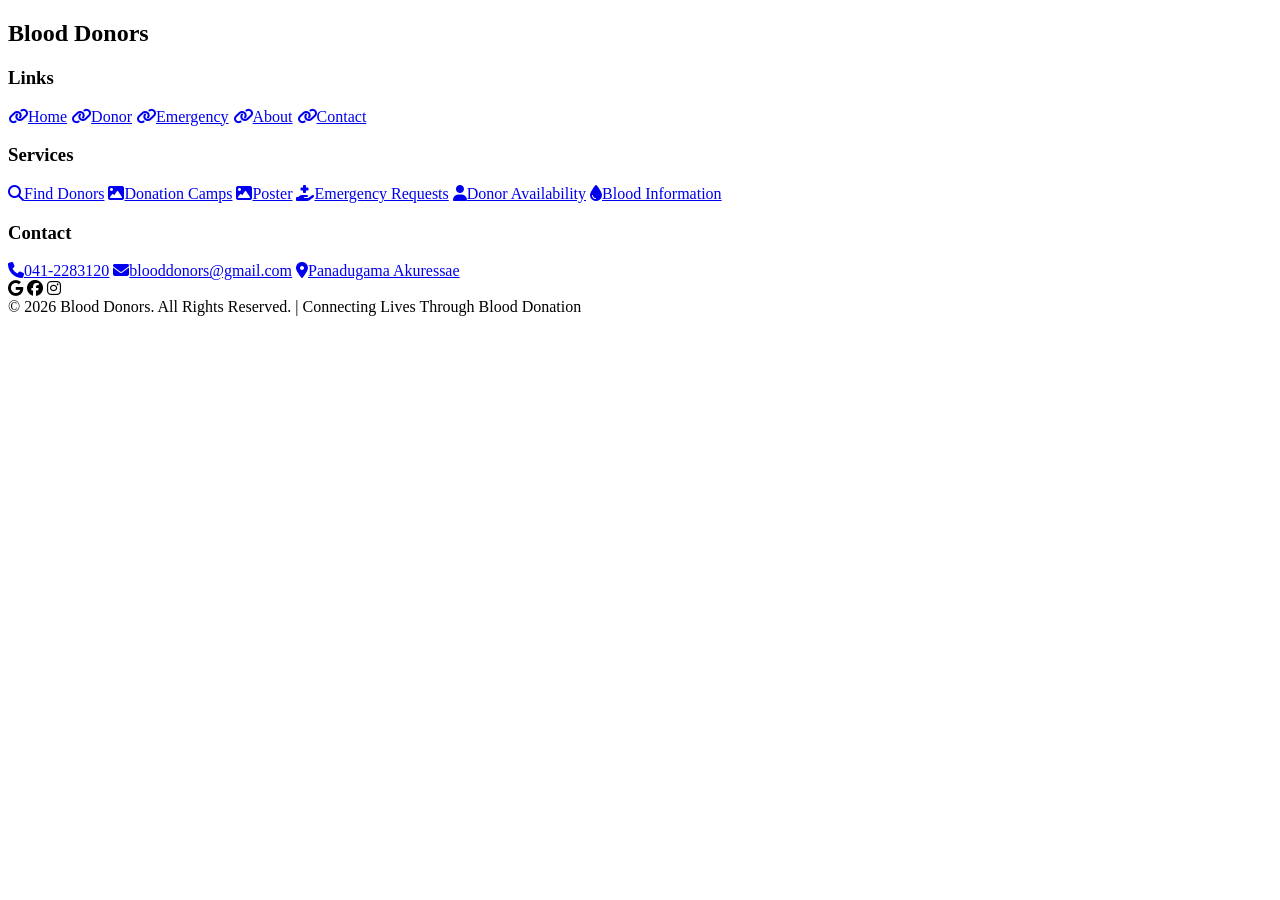
<file: components/footer.html>
<!DOCTYPE html>
<html lang="en">
<head>
    <meta charset="UTF-8">
    <meta name="viewport" content="width=device-width, initial-scale=1.0">
    <title>Footer</title>

    <link rel="stylesheet" href="//use.fontawesome.com/releases/v5.0.7/css/all.css">
    <link rel="stylesheet" href="https://cdnjs.cloudflare.com/ajax/libs/font-awesome/6.2.0/css/all.min.css">
</head>

<body>

    <section class="footer">

        <div class="container">

            <div class="box">
                <h2>Blood Donors</h2>
            </div>

            <div class="box">
                <h3>Links</h3>
                <a href="home-page.html"><i class="fas fa-link"></i>Home</a>
                <a href="donar.html"><i class="fas fa-link"></i>Donor</a>
                <a href="#"><i class="fas fa-link"></i>Emergency</a>
                <a href="#"><i class="fas fa-link"></i>About</a>
                <a href="#"><i class="fas fa-link"></i>Contact</a>
            </div>

            <div class="box">
                <h3>Services</h3>
                <a href="find-donor.html"><i class="fas fa-search"></i>Find Donors</a>
                <a href="donation-camps.html"><i class="fas fa-image"></i>Donation Camps</a>
                <a href="#"><i class="fas fa-image"></i>Poster</a>
                <a href="#"><i class="fas fa-hand-holding-medical"></i>Emergency Requests</a>
                <a href="#"><i class="fas fa-user"></i>Donor Availability</a>
                <a href="#"><i class="fas fa-droplet"></i>Blood Information</a>
            </div>

            <div class="box">
                <h3>Contact</h3>

                <a href="#"><i class="fas fa-phone"></i>041-2283120</a>
                <a href="#"><i class="fas fa-envelope"></i>blooddonors@gmail.com</a>
                <a href="#"><i class="fas fa-map-marker-alt"></i>Panadugama Akuressae</a>

                <div class="icons">
                    <i class="fab fa-google goog"></i>
                    <i class="fab fa-facebook face"></i>
                    <i class="fab fa-instagram insta"></i>
                </div>
            </div>

        </div>

        <div class="lastline">
            © 2026 Blood Donors. All Rights Reserved. | Connecting Lives Through Blood Donation
        </div>

    </section>

</body>
</html>
</file>
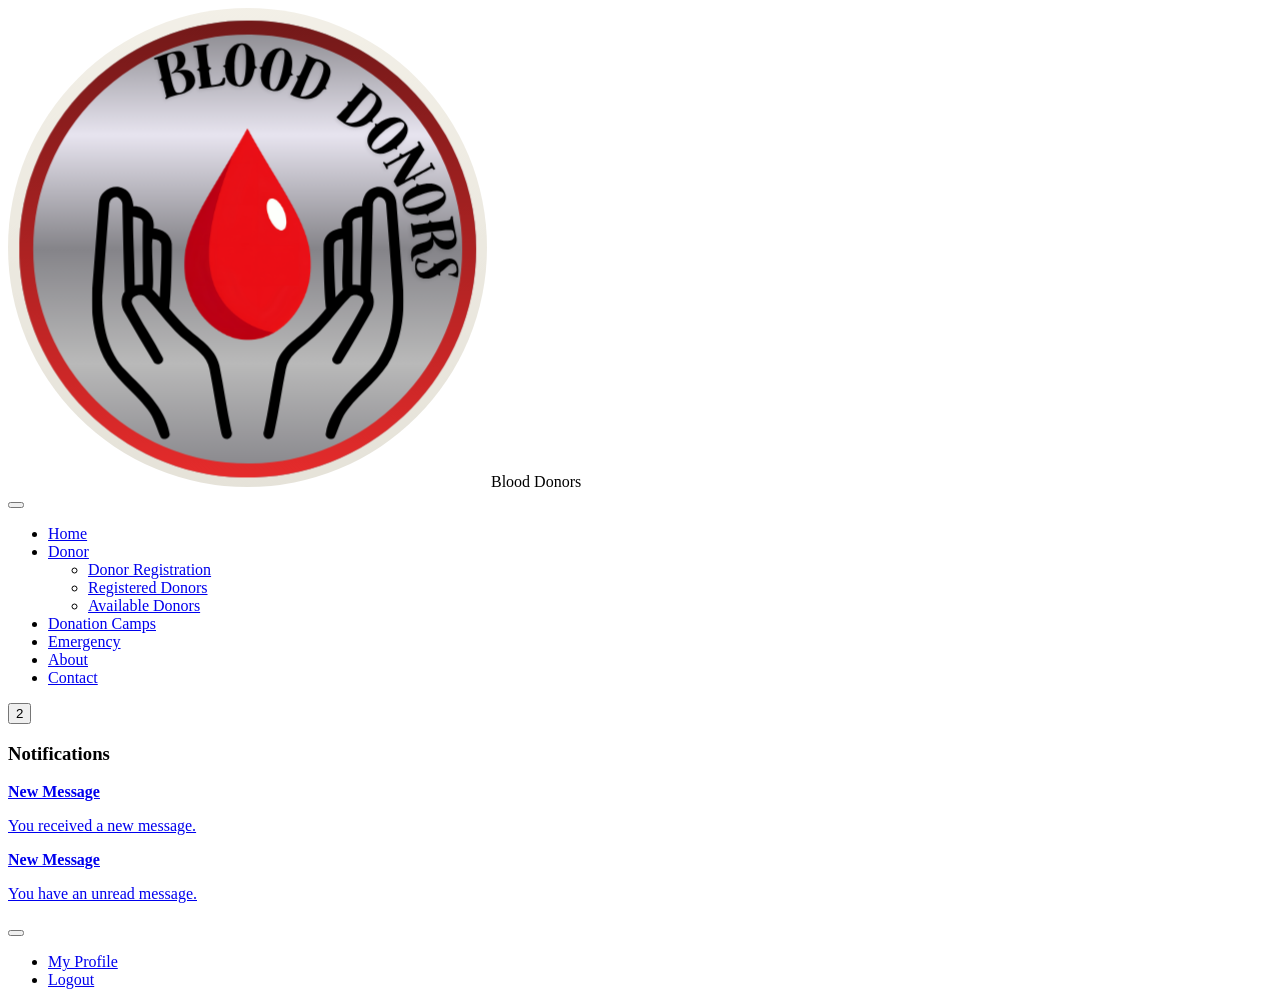
<file: components/navbar.html>
<!DOCTYPE html>
<html lang="en">
<head>
    <meta charset="UTF-8">
    <meta name="viewport" content="width=device-width, initial-scale=1.0">
    <title>Navigation</title>
</head>
<body>

    
<nav class="navbar">

    <!-- Logo -->
    <div class="logo-container">
        <img src="../images/cropped_circle.png" alt="Logo" class="logo-img">
        <span class="brand-name">Blood Donors</span>
    </div>

    <!-- Mobile Menu Button -->
    <button class="menu-toggle" id="menu-toggle"
            aria-label="Open navigation menu" aria-expanded="false">
        <i class="fa-solid fa-bars"></i>
    </button>

    <!-- Navigation Links -->
    <ul class="nav-links" id="nav-links">

        <li>
            <a href="home-page.html" class="active">Home</a>
        </li>

        <li class="dropdown">
            <a href="#" class="dropdown-toggle">
                Donor <i class="fa-solid fa-chevron-down"></i>
            </a>

            <ul class="dropdown-menu">
                <li><a href="donar.html">Donor Registration</a></li>
                <li><a href="#">Registered Donors</a></li>
                <li><a href="#">Available Donors</a></li>
            </ul>
        </li>

        <li>
            <a href="donation-camps.html">Donation Camps</a>
        </li>

        <li>
            <a href="#" data-open-emergency>Emergency</a>
        </li>

        <li><a href="#">About</a></li>
        <li><a href="#">Contact</a></li>

    </ul>

    <!-- Navbar Icons -->
    <div class="nav-icons">

        <!-- Notification Dropdown -->
        <div class="notification-container">

            <button type="button" class="icon-btn"
                    id="notificationButton"
                    aria-label="Notifications"
                    aria-expanded="false">
                <i class="fa-solid fa-bell"></i>
                <span class="notification-count">2</span>
            </button>

            <div class="notification-box" id="notificationBox">

                <h3>Notifications</h3>

                <a href="chat.html" class="notification-item">
                    <i class="fa-solid fa-comment"></i>
                    <div>
                        <strong>New Message</strong>
                        <p>You received a new message.</p>
                    </div>
                </a>

                <a href="chat.html" class="notification-item">
                    <i class="fa-solid fa-comment"></i>
                    <div>
                        <strong>New Message</strong>
                        <p>You have an unread message.</p>
                    </div>
                </a>

            </div>
        </div>

        <!-- Profile Dropdown -->
        <div class="profile-dropdown">

            <button type="button" class="icon-btn profile-toggle"
                    id="profileToggle"
                    aria-label="Profile menu"
                    aria-expanded="false">
                <i class="fa-solid fa-circle-user"></i>
            </button>

            <ul class="profile-menu" id="profileMenu">

                <li>
                    <a href="#" id="myProfileLink">
                        <i class="fa-solid fa-user"></i>
                        My Profile
                    </a>
                </li>

                <li>
                    <a href="#" id="logoutLink">
                        <i class="fa-solid fa-right-from-bracket"></i>
                        Logout
                    </a>
                </li>

            </ul>
        </div>

    </div>

</nav>


</body>
</html>
</file>
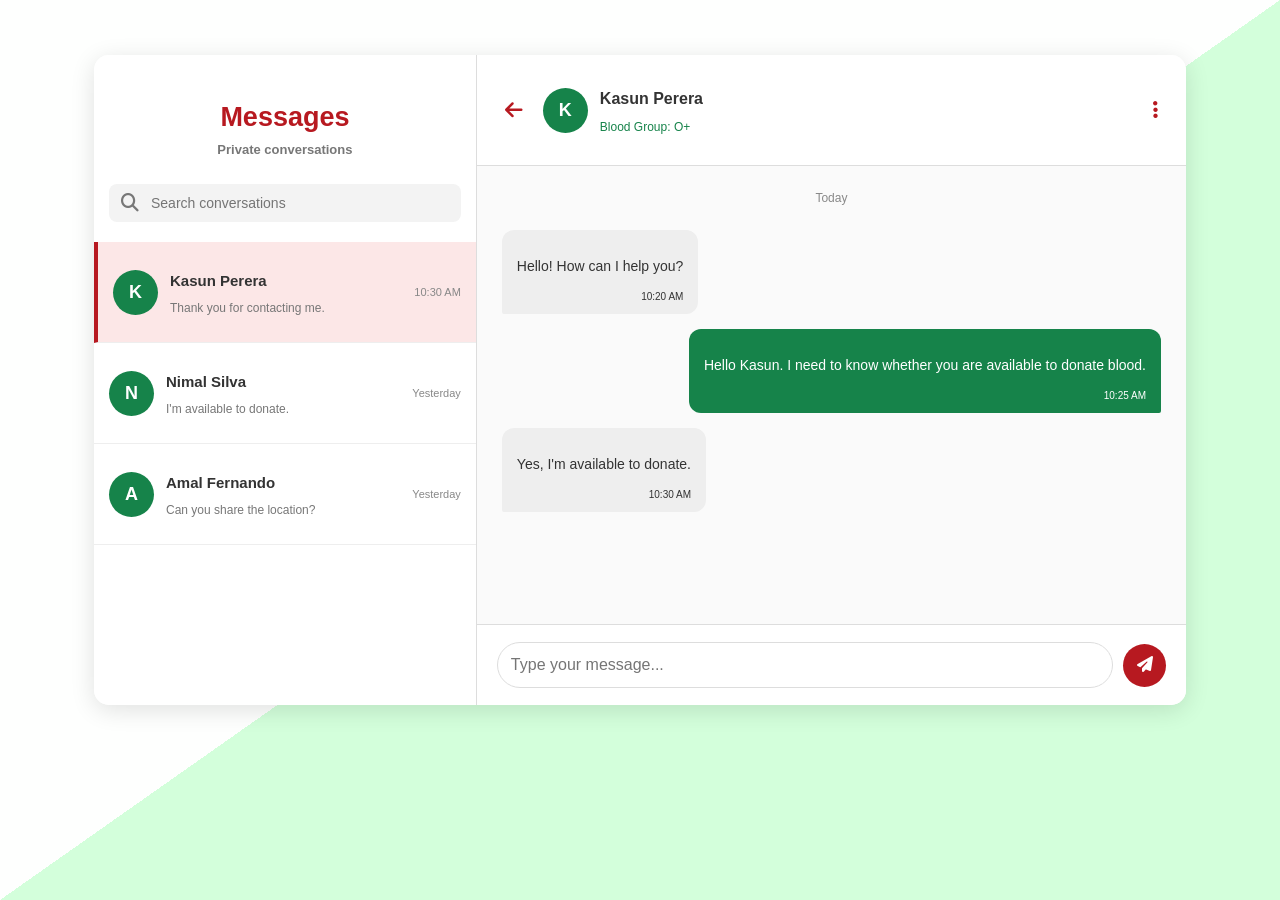
<file: html/chat.html>
<!DOCTYPE html>
<html lang="en">
<head>
    <meta charset="UTF-8">
    <meta name="viewport" content="width=device-width, initial-scale=1.0">
    <title>Blood Donors - Chat </title>

    <link rel="stylesheet" type="text/css" href="../css/chat.css">

    <link rel="stylesheet"
          href="https://cdnjs.cloudflare.com/ajax/libs/font-awesome/6.5.0/css/all.min.css">
</head>
<body>
    
    <!--main chat section -->
<main class="chat-container">
     <div class="chat-box">

          <!-- Conversation List -->
             <section class="chat-list">

                <div class="chat-list-header">
                    <h1>Messages</h1>
                    <span>Private conversations</span>
                </div>

                    <!-- Search -->
                <div class="search-box">
                    <i class="fa-solid fa-magnifying-glass"></i>
                    <input type="text"
                           id="searchChat"
                           placeholder="Search conversations">
                </div>

                 <!-- Conversation 1 -->
                <div class="conversation active"
                     data-name="Kasun Perera"
                     data-blood="O+">

                    <div class="user-avatar">K</div>

                    <div class="conversation-info">
                        <h3>Kasun Perera</h3>
                        <p>Thank you for contacting me.</p>
                    </div>

                    <span class="message-time">10:30 AM</span>
                </div>

                <!-- Conversation 2 -->
                <div class="conversation"
                     data-name="Nimal Silva"
                     data-blood="A+">

                    <div class="user-avatar">N</div>

                    <div class="conversation-info">
                        <h3>Nimal Silva</h3>
                        <p>I'm available to donate.</p>
                    </div>

                    <span class="message-time">Yesterday</span>
                </div>

                <!-- Conversation 3 -->
                <div class="conversation"
                     data-name="Amal Fernando"
                     data-blood="B+">

                    <div class="user-avatar">A</div>

                    <div class="conversation-info">
                        <h3>Amal Fernando</h3>
                        <p>Can you share the location?</p>
                    </div>

                    <span class="message-time">Yesterday</span>
                </div>

            </section>


            <!-- RIGHT SIDE: Chat Window -->
            <section class="chat-window">

                <!-- Chat Header -->
                <div class="chat-header">

                    <a href="available-donor.html" class="back-button" title="Back to Available Donors">
                        <i class="fa-solid fa-arrow-left"></i>
                    </a>

                    <div class="user-avatar">K</div>

                    <div class="chat-user-info">
                        <h3 id="chatUserName">Kasun Perera</h3>
                        <p id="chatBloodGroup">Blood Group: O+</p>
                    </div>

                    <!-- Settings -->
                    <div class="settings-container">

                        <button class="settings-button"
                                id="settingsButton"
                                title="Chat settings">
                            <i class="fa-solid fa-ellipsis-vertical"></i>
                        </button>

                        <div class="settings-menu" id="settingsMenu">

                            <button id="reportButton">
                                <i class="fa-solid fa-flag"></i>
                                Report
                            </button>

                            <button id="blockButton">
                                <i class="fa-solid fa-ban"></i>
                                Block
                            </button>

                            <hr>

                            <button id="themeButton">
                                <i class="fa-solid fa-moon"></i>
                                Dark mode
                            </button>

                        </div>

                    </div>

                </div>


                <!-- Message Area -->
                <div class="message-area" id="messageArea">

                    <div class="date-divider">
                        Today
                    </div>

                    <div class="message received">
                        <p>Hello! How can I help you?</p>
                        <span>10:20 AM</span>
                    </div>

                    <div class="message sent">
                        <p>Hello Kasun. I need to know whether you are available to donate blood.</p>
                        <span>10:25 AM</span>
                    </div>

                    <div class="message received">
                        <p>Yes, I'm available to donate.</p>
                        <span>10:30 AM</span>
                    </div>

                </div>


                <!-- Message Input -->
                <form class="message-form" id="messageForm">

                    <input type="text"
                           id="messageInput"
                           placeholder="Type your message..."
                           autocomplete="off">

                    <button type="submit" title="Send message">
                        <i class="fa-solid fa-paper-plane"></i>
                    </button>

                </form>

            </section>

        </div>

     </div>

    
    </main>
   
    <script src="../js/chat.js"></script>
</body>
</html>
</file>
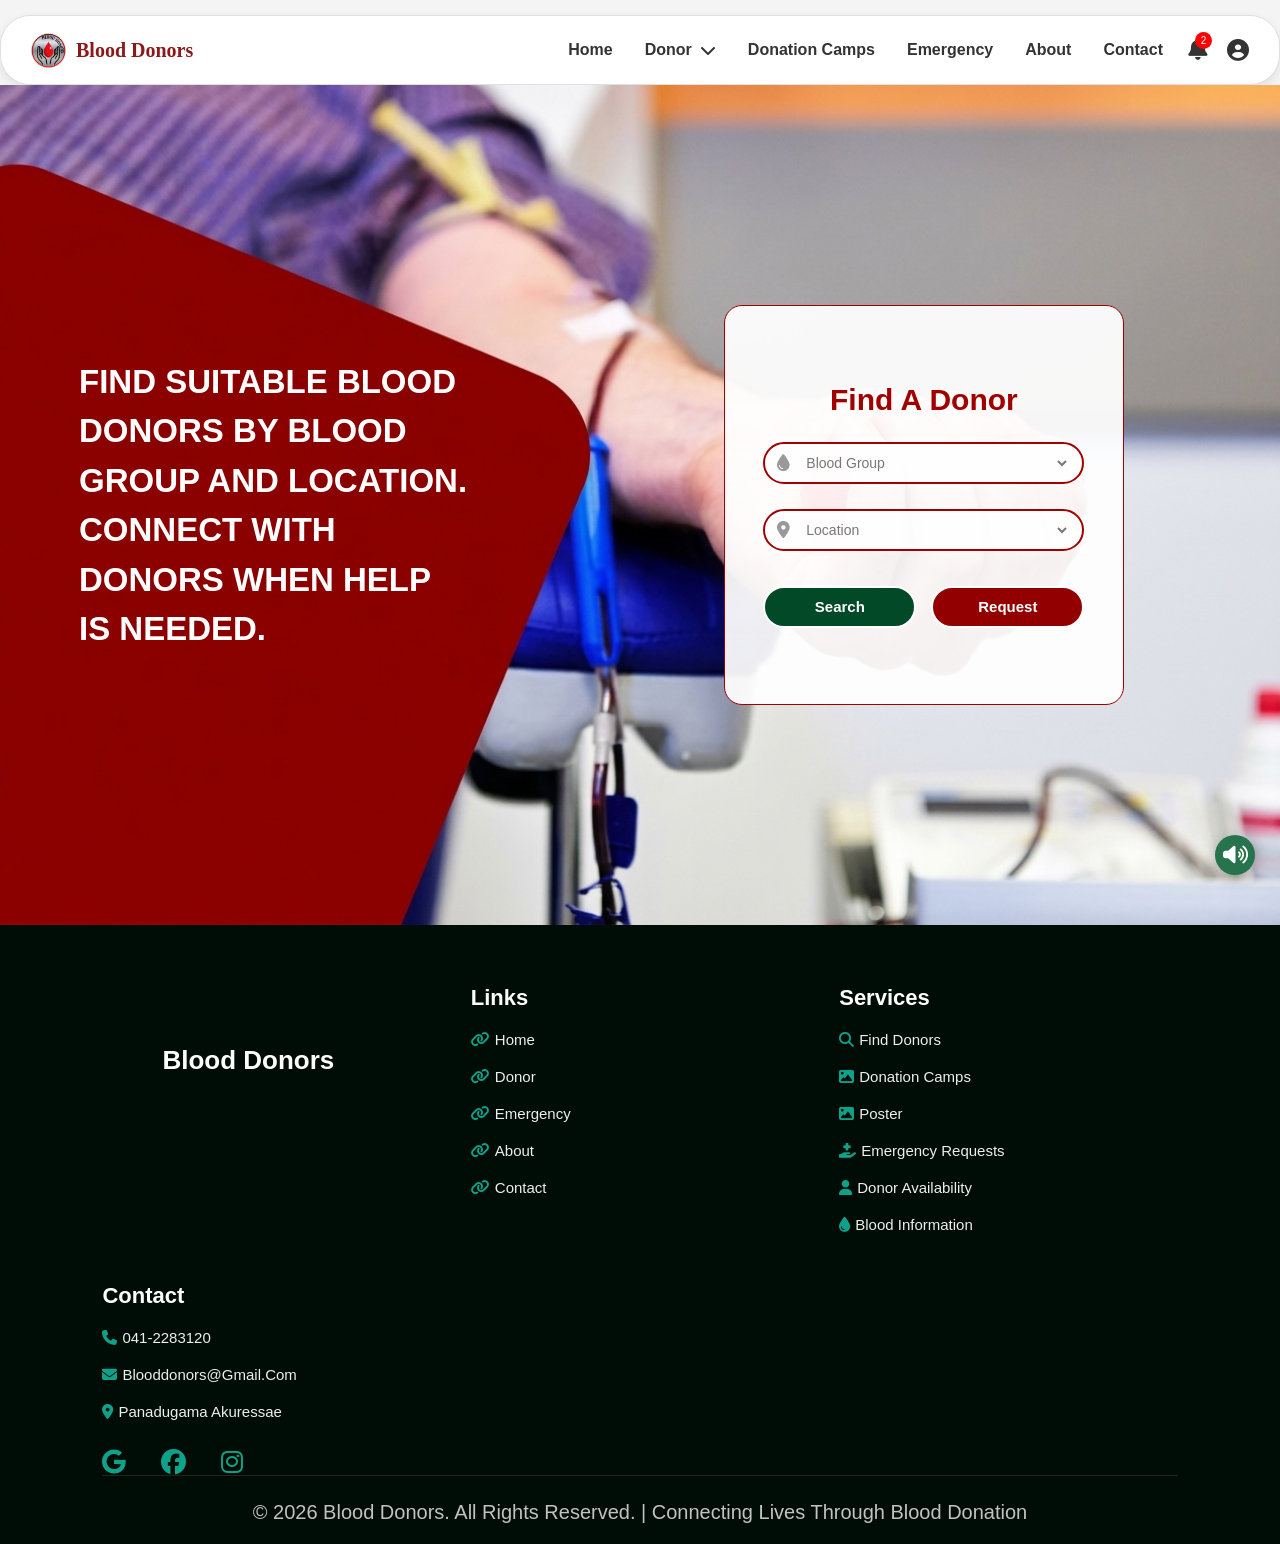
<file: html/find-donor.html>
<!DOCTYPE html>
<html lang="en">
<head>
    <meta charset="UTF-8">
    <meta name="viewport" content="width=device-width, initial-scale=1.0">

    <title>Find Donor</title>

    <link rel="stylesheet" href="../css/find-donor.css">
    <link rel="stylesheet" href="../css/navbar.css">
    <link rel="stylesheet" href="../css/footer.css">
    <link rel="stylesheet" href="../css/music-player.css">
    <link rel="stylesheet" href="../css/emergency-request.css">


    <link rel="stylesheet"
          href="https://cdnjs.cloudflare.com/ajax/libs/font-awesome/6.4.0/css/all.min.css">
</head>
<body>

    <!-- Common Navbar -->
    <div id="navbar"></div>
    <div id="emergency-popup-container"></div>
    <div id="music-player"></div>

    <section class="container1">

        <div class="headline">
             <h1>
                FIND SUITABLE BLOOD DONORS BY
                BLOOD GROUP AND LOCATION.
                CONNECT WITH DONORS
                WHEN HELP IS NEEDED.
            </h1>
        </div>


        <div class="search-container">

            <h2> Find a Donor</h2>

            <div class="search-form">

                <div class="input-group">

                    <i class="fa-solid fa-droplet"></i>

                    <select id="bloodgroup">
                        <option value="" disabled selected>Blood Group</option>
                        <option value="A+">A+</option>
                        <option value="A-">A-</option>
                        <option value="B+">B+</option>
                        <option value="B-">B-</option>
                        <option value="AB+">AB+</option>
                        <option value="AB-">AB-</option>
                        <option value="O+">O+</option>
                        <option value="O-">O-</option>
                    </select>
                </div>

                <div class="input-group">

                    <i class="fa-solid fa-location-dot"></i>

                    <select id="location">
                        <option value="" disabled selected>Location</option>
                        <option value="Colombo">Colombo</option>
                        <option value="Gampaha">Gampaha</option>
                        <option value="Kalutara">Kalutara</option>
                        <option value="Kandy">Kandy</option>
                        <option value="Matale">Matale</option>
                        <option value="Nuwara Eliya">Nuwara Eliya</option>
                        <option value="Galle">Galle</option>
                        <option value="Matara">Matara</option>
                        <option value="Hambantota">Hambantota</option>
                        <option value="Kurunegala">Kurunegala</option>
                        <option value="Puttalam">Puttalam</option>
                        <option value="Ratnapura">Ratnapura</option>
                        <option value="Kegalle">Kegalle</option>
                        <option value="Batticaloa">Batticaloa</option>
                        <option value="Ampara">Ampara</option>
                        <option value="Trincomalee">Trincomalee</option>
                        <option value="Anuradhapura">Anuradhapura</option>
                        <option value="Polonnaruwa">Polonnaruwa</option>
                        <option value="Badulla">Badulla</option>
                        <option value="Monaragala">Monaragala</option>
                        <option value="Jaffna">Jaffna</option>
                        <option value="Kilinochchi">Kilinochchi</option>
                        <option value="Mannar">Mannar</option>
                        <option value="Mullaitivu">Mullaitivu</option>
                        <option value="Vavuniya">Vavuniya</option>
                    </select>
                </div>


                <div class="btn-group">
                    <button type="button" class="search-btn">search</button>
                    <button type="button" class="request-btn">request</button>
                </div>

                
            </div>

        </div>


    </section>




    <!-- Home page content goes here -->
    <div id="footer"></div>

    <script src="../js/navbar.js"></script>
    <script src="../js/script.js"></script>
    <script src="../js/footer.js"></script>
    <script src="../js/music-player.js"></script>
    <script src="../js/emergency-request.js"></script>
</body>
</html>
</file>
<file: css/chat.css>
body{
    font-size: 18px;
    margin: 0;
    min-height: 100vh;
    font-family: 'Segoe UI', Tahoma, Geneva, Verdana, sans-serif;
    

    background: linear-gradient(
        to bottom right,
        rgb(254, 255, 254) 50%,
        #d3ffdb 50%
        
    );
}
   


.chat-box{
    margin: 30px;
    width: 100%;
    display: flex;

    max-width: 1250px;
    height: 650px;
    
    background-color: white;
    border: 3px;
    border-radius: 15px;
    overflow: hidden;
    box-shadow:0 5px 25px rgba(5, 4, 4, 0.12) ;

}




/* MAIN BACKGROUND */

.chat-container {
    min-height: 750px;
    padding: 40px 5%;

   
    display: flex;
    justify-content: center;
    align-items: center;
    padding-top: 5px;



}







/* LEFT CONVERSATION LIST */

.chat-list {
    width: 35%;
    border-right: 1px solid #dddddd;
    background-color: #ffffff;
    overflow-y: auto;
}

.chat-list-header {
    padding: 25px 20px 15px;
    text-align: center;
    font-weight: bold;
}

.chat-list-header h1 {
    color: #b71920;
    margin-bottom: 5px;
}

.chat-list-header span {
    color: #777777;
    font-size: 13px;
}


/* SEARCH BOX */

.search-box {
    margin: 10px 15px 20px;
    padding: 10px 12px;

    background-color: #f3f3f3;
    border-radius: 8px;

    display: flex;
    align-items: center;
    gap: 10px;
}

.search-box i {
    color: #777777;
}

.search-box input {
    width: 100%;
    border: none;
    outline: none;
    background: transparent;
    font-size: 14px;
}


/* CONVERSATIONS */

.conversation {
    display: flex;
    align-items: center;
    gap: 12px;

    padding: 15px;
    cursor: pointer;
    border-bottom: 1px solid #eeeeee;
}

.conversation:hover {
    background-color: #fff2f2;
}

.conversation.active {
    background-color: #fce7e7;
    border-left: 4px solid #b71920;
}


/* USER AVATAR */

.user-avatar {
    width: 45px;
    height: 45px;
    min-width: 45px;

    border-radius: 50%;
    background-color: #16834a;
    color: white;

    display: flex;
    align-items: center;
    justify-content: center;

    font-size: 18px;
    font-weight: bold;
}

.conversation-info {
    flex: 1;
    min-width: 0;
}

.conversation-info h3 {
    font-size: 15px;
    color: #333333;
    margin-bottom: 5px;
}

.conversation-info p {
    font-size: 12px;
    color: #777777;

    white-space: nowrap;
    overflow: hidden;
    text-overflow: ellipsis;
}

.message-time {
    font-size: 11px;
    color: #888888;
}


/* RIGHT CHAT WINDOW */

.chat-window {
    width: 65%;
    display: flex;
    flex-direction: column;
    background-color: #ffffff;
}


/* CHAT HEADER */

.chat-header {
    min-height: 80px;
    padding: 15px 20px;

    display: flex;
    align-items: center;
    gap: 12px;

    border-bottom: 1px solid #dddddd;
}

.back-button,
.settings-button {
     text-decoration: none;
    border: none;
    background: transparent;
    cursor: pointer;
    font-size: 20px;
    color: #b71920;
    padding: 8px;
}

.back-button:hover,
.settings-button:hover {
    color: #16834a;
}

.chat-user-info {
    flex: 1;
}

.chat-user-info h3 {
    color: #333333;
    font-size: 16px;
    margin-bottom: 4px;
}

.chat-user-info p {
    color: #16834a;
    font-size: 12px;
}


/* SETTINGS MENU */

.settings-container {
    position: relative;
}

.settings-menu {
    display: none;

    position: absolute;
    top: 40px;
    right: 0;

    width: 160px;
    background-color: white;

    border-radius: 8px;
    box-shadow: 0 4px 15px rgba(0, 0, 0, 0.15);

    z-index: 10;
    padding: 7px;
}

.settings-menu.show {
    display: block;
}

.settings-menu button {
    width: 100%;
    padding: 11px 8px;

    border: none;
    background: transparent;
    text-align: left;

    cursor: pointer;
    color: #333333;
    font-size: 13px;
}

.settings-menu button i {
    width: 22px;
}

.settings-menu button:hover {
    background-color: #f2f2f2;
    border-radius: 5px;
}

.settings-menu hr {
    border: none;
    border-top: 1px solid #eeeeee;
    margin: 5px 0;
}


/* MESSAGE AREA */

.message-area {
    flex: 1;
    padding: 25px;

    display: flex;
    flex-direction: column;
    gap: 15px;
    

    overflow-y: auto;
    background-color: #fafafa;
}

.date-divider {
    text-align: center;
    color: #888888;
    font-size: 12px;
    margin-bottom: 10px;
}


/* MESSAGE BUBBLES */

.message {
    max-width: 70%;
    padding: 12px 15px;
    border-radius: 12px;
}

.message p {
    font-size: 14px;
    line-height: 1.5;
}

.message span {
    display: block;
    text-align: right;
    font-size: 10px;
    margin-top: 5px;
}

.received {
    align-self: flex-start;
    background-color: #eeeeee;
    color: #333333;
    border-bottom-left-radius: 2px;
}

.sent {
    align-self: flex-end;
    background-color: #16834a;
    color: white;
    border-bottom-right-radius: 2px;
}





/* MESSAGE INPUT */

.message-form {
    display: flex;
    align-items: center;
    gap: 10px;

    padding: 15px 20px;
    border-top: 1px solid #dddddd;
    height: 50px;
}

.message-form input {
    flex: 1;
    padding: 13px;

    border: 1px solid #dddddd;
    border-radius: 25px;
    outline: none;

    font-size: 16px;
}

.message-form input:focus {
    border-color: #16834a;
}

.message-form button {
    width: 43px;
    height: 43px;

    border: none;
    border-radius: 50%;

    background-color: #b71920;
    color: white;

    cursor: pointer;
    font-size: 16px;
}

.message-form button:hover {
    background-color: #16834a;
}


/* DARK MODE */

body.dark-mode {
    background-color: #171b20;
}

body.dark-mode .chat-box,
body.dark-mode .chat-list,
body.dark-mode .chat-window,
body.dark-mode .settings-menu {
    background-color: #252b32;
    color: white;
}

body.dark-mode .chat-list-header h2,
body.dark-mode .conversation-info h3,
body.dark-mode .chat-user-info h3 {
    color: white;
}

body.dark-mode .conversation {
    border-color: #3b424a;
}

body.dark-mode .conversation:hover,
body.dark-mode .conversation.active {
    background-color: #343b43;
}

body.dark-mode .search-box,
body.dark-mode .message-area {
    background-color: #1d2329;
}

body.dark-mode .search-box input,
body.dark-mode .message-form input {
    color: white;
}

body.dark-mode .message-form input {
    background-color: #343b43;
    border-color: #505861;
}

body.dark-mode .received {
    background-color: #3a424b;
    color: white;
}

body.dark-mode .settings-menu button {
    color: white;
}

body.dark-mode .settings-menu button:hover {
    background-color: #3a424b;
}

body.dark-mode .chat-header,
body.dark-mode .message-form {
    border-color: #3b424a;
}


/* MOBILE RESPONSIVE */

@media (max-width: 700px) {

    .chat-container {
        padding: 15px 8px;
        min-height: 650px;
    }

    .chat-box {
        height: 650px;
    }

    .chat-list {
        width: 38%;
    }

    .chat-window {
        width: 62%;
    }

    .conversation {
        padding: 12px 7px;
        gap: 6px;
    }

    .conversation-info h3 {
        font-size: 12px;
    }

    .conversation-info p,
    .message-time {
        font-size: 10px;
    }

    .user-avatar {
        width: 35px;
        height: 35px;
        min-width: 35px;
        font-size: 14px;
    }

    .chat-header {
        padding: 10px 5px;
        gap: 5px;
    }

    .chat-user-info h3 {
        font-size: 12px;
    }

    .chat-user-info p {
        font-size: 10px;
    }

    .message-area {
        padding: 12px 8px;
    }

    .message {
        max-width: 90%;
    }

    .message p {
        font-size: 12px;
    }

    .message-form {
        padding: 10px 6px;
        gap: 5px;
    }

    .message-form input {
        min-width: 0;
        padding: 10px;
        font-size: 12px;
    }

    .message-form button {
        width: 35px;
        height: 35px;
    }
}


/* Tablet responsive design */
@media screen and (max-width: 900px) {

    .chat-container {
        padding: 20px;
    }

    .chat-box {
        width: 100%;
        height: 600px;
    }

    .chat-list {
        width: 40%;
    }

    .chat-window {
        width: 60%;
    }

    .chat-header {
        padding: 15px;
    }

    .message-area {
        padding: 15px;
    }

}




/* Mobile responsive design */
@media screen and (max-width: 600px) {

    .chat-container {
        padding: 10px;
    }

    .chat-box {
        flex-direction: column;
        height: auto;
        min-height: 600px;
    }

    .chat-list {
        width: 100%;
        border-right: none;
        border-bottom: 1px solid #ddd;
    }

    .chat-window {
        width: 100%;
        min-height: 550px;
    }

    .chat-header {
        padding: 12px;
    }

    .message-area {
        padding: 12px;
        min-height: 350px;
    }

    .message {
        max-width: 85%;
        font-size: 14px;
    }

    .message-form {
        padding: 10px;
    }

    .message-form input {
        font-size: 14px;
    }

    .chat-list h2 {
        font-size: 20px;
    }

}
</file>
<file: css/find-donor.css>
.container1 {
    width: 100%;
    min-height: calc(100vh - 60px);
    display: flex;
    align-items: center;
    justify-content: space-between;
    background: url("../images/Background1.png");
    background-size: cover;
    background-position: center;
    background-repeat: no-repeat;
    position: relative;
    overflow: hidden;
    padding: 20px 5%;
    box-sizing: border-box;
}

.headline {
    width: 48%;
    min-height: 600px;
    display: flex;
    align-items: center;
    padding: 0 70px 0 15px;
    box-sizing: border-box;
}


.headline h1 {
    color: white;
    font-size: 33px;
    font-weight: 700;
    line-height: 1.5;
    max-width: 390px;
    text-transform: uppercase;
}

.search-container {
    width: 400px;
    min-height: 400px;
    border: 1px solid #a00000;
    border-radius: 18px;
    background: rgba(255, 255, 255, 0.93);
    display: flex;
    flex-direction: column;
    align-items: center;
    justify-content: center;
    padding: 30px;
    margin-right: 8%;
    box-sizing: border-box;
}

.search-container h2 {
    color: #a00000;
    font-size: 30px;
    margin: 0 0 25px;
    font-weight: 700;
    
}

.search-form {
    width: 100%;
    display: flex;
    flex-direction: column;
    align-items: center;
    gap: 25px;
}

.input-group {
    width: 95%;
    height: 42px;
    border: 2px solid #a00000;
    border-radius: 25px;
    display: flex;
    align-items: center;
    padding: 0 12px;
    box-sizing: border-box;
    background: rgba(255, 255, 255, 0.85);
}

.input-group i {
    color: #999;
    font-size: 17px;
    margin-right: 12px;
}

.input-group select {
    flex: 1;
    border: none;
    outline: none;
    background: transparent;
    font-size: 14px;
    color: #777;
    cursor: pointer;
}

.btn-group {
    width: 95%;
    display: flex;
    justify-content: space-between;
    gap: 15px;
    margin-top: 10px;
}

.btn-group button {
    width: 50%;
    height: 42px;
    border-radius: 25px;
    color: white;
    font-size: 15px;
    font-weight: bold;
    cursor: pointer;
    border: 2px solid white;
    transition: 0.3s;
}

.search-btn {
    background-color: #024927;
}

.request-btn {
    background-color: #920002;
}


.btn-group button:hover {
    transform: translateY(-3px);
    opacity: 0.85;
}

@media(max-width: 768px) {


    .container1 {
        flex-direction: column;
        justify-content: center;
        gap: 35px;
        padding: 30px 15px;
    }

    .headline {
        width: 100%;
        min-height: 250px;
        padding: 25px;
    }

    .headline h1 {
        font-size: 33px;
        color: #010101;
    }

    .search-container {
        width: 100%;
        max-width: 400px;
        min-height: 380px;
        margin: 0;
    }
}
</file>
<file: css/navbar.css>
/* General Reset */
* {
    margin: 0;
    padding: 0;
    box-sizing: border-box;
    font-family: 'Segoe UI', Tahoma, Geneva, Verdana, sans-serif;
}

body {
    background-color: #f4f4f4;
    padding: 0;
    padding-top: 15px;
}

/* Navbar */
.navbar {
    display: flex;
    justify-content: space-between;
    align-items: center;
    background-color: #ffffff;
    padding: 8px 30px;
    border-radius: 30px;
    box-shadow: 0 4px 10px rgba(0, 0, 0, 0.08);
    border: 1px solid #e0e0e0;
    max-width: 1500px;
    height: 70px;
    margin: 0 auto;
    gap: 25px;
}

/* Logo */
.logo-container {
    display: flex;
    align-items: center;
    gap: 10px;
    flex-shrink: 0;
}

.logo-img {
    width: 35px;
    height: 35px;
    object-fit: contain;
}

.brand-name {
    color: #8b181b;
    font-weight: 700;
    font-size: 20px;
    font-family: 'Georgia', serif;
}

/* Navigation Links */
.nav-links {
    display: flex;
    align-items: center;
    justify-content: flex-end;
    flex: 1;
    list-style: none;
    gap: clamp(15px, 2.5vw, 35px);
}

.nav-links li {
    flex-shrink: 0;
}

.nav-links li a {
    text-decoration: none;
    color: #333333;
    font-weight: 650;
    font-size: 16px;
    white-space: nowrap;
    transition: color 0.3s ease;
}

.nav-links li a:hover {
    color: #ce1d23;
}

/* Navbar Icons */
.nav-icons {
    display: flex;
    align-items: center;
    gap: 20px;
    flex-shrink: 0;
}

.icon-btn {
    color: #333333;
    font-size: 22px;
    text-decoration: none;
    transition: color 0.3s ease;
}

.icon-btn:hover {
    color: #ce1d23;
}

/* Mobile Menu Button */
.menu-toggle {
    display: none;
    background: none;
    border: none;
    color: #8b181b;
    font-size: 25px;
    cursor: pointer;
}

/* Mobile Navigation */
@media (max-width: 758px) {
    .navbar {
        flex-wrap: wrap;
        gap: 15px;
        border-radius: 15px;
        padding: 15px;
        height: auto;
    }

    .menu-toggle {
        display: block;
        margin-left: auto;
    }

    .nav-links {
        display: none;
        flex-direction: column;
        width: 100%;
        gap: 15px;
        order: 3;
    }

    .nav-links.show {
        display: flex;
    }
}

/* Donor Dropdown */
.dropdown {
    position: relative;
}

.dropdown-menu {
    display: none;
    position: absolute;
    top: calc(100% + 12px);
    left: 0;
    min-width: 190px;
    background-color: #ffffff;
    list-style: none;
    padding: 8px 0;
    margin: 0;
    border-radius: 10px;
    box-shadow: 0 5px 15px rgba(0, 0, 0, 0.15);
    border: 1px solid #eeeeee;
    z-index: 9999;
}

.dropdown-toggle {
    display: inline-flex;
    align-items: center;
    gap: 8px;
}

.dropdown.open .dropdown-menu {
    display: block;
}

.dropdown-menu li {
    width: 100%;
}

.dropdown-menu li a {
    display: block;
    width: 100%;
    padding: 12px 18px;
    color: #333333;
    font-size: 14px;
    font-weight: 500;
    text-decoration: none;
    white-space: nowrap;
}

.dropdown-menu li a:hover {
    background-color: #e1ffe6;
    color: #025f2c;
}

/* Profile Dropdown */
.profile-dropdown {
    position: relative;
}

.profile-toggle {
    background: none;
    border: none;
    cursor: pointer;
    display: flex;
    align-items: center;
}

.profile-menu {
    display: none;
    position: absolute;
    top: calc(100% + 12px);
    right: 0;
    min-width: 170px;
    background-color: #ffffff;
    list-style: none;
    padding: 8px 0;
    margin: 0;
    border-radius: 10px;
    border: 1px solid #eeeeee;
    box-shadow: 0 5px 15px rgba(0, 0, 0, 0.15);
    z-index: 9999;
}

.profile-dropdown.open .profile-menu {
    display: block;
}

.profile-menu li {
    width: 100%;
}

.profile-menu li a {
    display: flex;
    align-items: center;
    gap: 12px;
    padding: 12px 16px;
    color: #333333;
    font-size: 14px;
    font-weight: 500;
    text-decoration: none;
    white-space: nowrap;
}

.profile-menu li a:hover {
    background-color: #e1ffe6;
    color: #025f2c;
}

.profile-menu li a i {
    width: 16px;
}

/* Notification Container */
.notification-container {
    position: relative;
}

/* Notification Button */
#notificationButton {
    position: relative;
    border: none;
    background: transparent;
    cursor: pointer;
}

/* Notification Count */
.notification-count {
    position: absolute;
    top: -5px;
    right: -5px;
    background-color: red;
    color: white;
    font-size: 10px;
    width: 17px;
    height: 17px;
    border-radius: 50%;
    display: flex;
    justify-content: center;
    align-items: center;
}

/* Notification Dropdown */
.notification-box {
    display: none;
    position: absolute;
    top: 40px;
    right: 0;
    width: 300px;
    background-color: white;
    border-radius: 10px;
    box-shadow: 0 4px 15px rgba(0, 0, 0, 0.2);
    z-index: 9999;
    overflow: hidden;
}

.notification-box.show {
    display: block;
}

.notification-box h3 {
    margin: 0;
    padding: 15px;
    border-bottom: 1px solid #dddddd;
    color: #333333;
}

.notification-item {
    display: flex;
    align-items: center;
    gap: 12px;
    padding: 15px;
    text-decoration: none;
    color: #333333;
    border-bottom: 1px solid #eeeeee;
}

.notification-item:hover {
    background-color: #f5f5f5;
}

.notification-item > i {
    color: #b71920;
    font-size: 20px;
}

.notification-item p {
    margin: 5px 0 0;
    font-size: 12px;
}

/* Mobile Notification */
@media screen and (max-width: 600px) {
    .notification-box {
        position: fixed;
        top: 70px;
        right: 10px;
        width: min(300px, calc(100vw - 20px));
    }
}
</file>
<file: css/footer.css>
* {
    font-family: 'Segoe UI', Tahoma, Geneva, Verdana, sans-serif;
    margin: 0;
    padding: 0;
    box-sizing: border-box;
    outline: none;
    border: none;
    text-decoration: none;
    text-transform: capitalize;
    transition: 0.2s linear;
}

html {
    font-size: 62.5%;
}

.footer {
    background: #000d07;
    position: relative;
    width: 100%;
    margin-top: 0;
}

.footer  {
    padding: 5rem 8% 0;
}

.footer .container {
    display: grid;
    grid-template-columns: repeat(auto-fit, minmax(25rem, 1fr));
    gap: 3rem;
}

.footer .container .box h2 {
    font-size: 2.6rem;
    margin: 6rem;
    padding: 1rem 0;
    color: #fff;
}

.footer .container .box h3 {
    font-size: 2.2rem;
    padding: 1rem 0;
    color: #fff;
}

.footer .container .box a {
    display: block;
    font-size: 1.5rem;
    padding: 1rem 0;
    color: #eee;
}

.footer .container .box a i {
    padding-right: 0.5rem;
    color: #0ea28a;
    text-align: left;
}

.footer .container .box a:hover i {
    padding-right: 1.5rem;
    color: #fff;
}

.footer .container .box a:hover {
    text-decoration: wavy;
}

.icons {
    font-size: 2.5rem;
    color: #0ea28a;
    margin-top: 2rem;
    display: flex;
    gap: 15px;
}


.face,
.insta {
    padding-left: 20px;
}

.goog:hover,
.face:hover,
.insta:hover {
    color: #fff;
}


.footer .lastline {
    text-align: center;
    border-top: 0.1rem solid #222;
    color: #c3c2c2;
    padding: 2rem;
    padding-top: 2.5rem;
    font-size: 2rem;
}
</file>
<file: css/music-player.css>
.music-player {
    position: fixed;
    bottom: 25px;
    right: 25px;
    z-index: 999;
}

#music-toggle {
    width: 40px;
    height: 40px;
    border: none;
    border-radius: 50%;
    background: #26734d;
    color: white;
    font-size: 20px;
    cursor: pointer;
    box-shadow: 0 4px 15px rgba(0, 0, 0, 0.2);
    transition: 0.3s ease;
}

#music-toggle:hover {
    background: #04432c;
    transform: scale(1.1);
}
</file>
<file: css/emergency-request.css>
.emergency-overlay {
    position: fixed;
    top: 0;
    left: 0;
    width: 100%;
    height: 100%;
    background: rgba(0, 0, 0, 0.65);
    display: none;
    align-items: center;
    justify-content: center;
    padding: 15px;
    box-sizing: border-box;
    z-index: 10000;
}

.emergency-overlay.active {
    display: flex;
}

body.modal-open {
    overflow: hidden;
}

.emergency-popup {
    position: relative;
    width: 100%;
    max-width: 650px;
    max-height: 90vh;
    overflow-y: auto;
    background: #ffffff;
    border-radius: 18px;
    padding: 30px 35px;
    box-sizing: border-box;
    box-shadow: 0 10px 40px rgba(0, 0, 0, 0.25);
    animation: popupAnimation 0.3s ease;
}

@keyframes popupAnimation {
    from {
        opacity: 0;
        transform: translateY(25px);
    }

    to {
        opacity: 1;
        transform: translateY(0);
    }
}

.close-popup {
    position: absolute;
    top: 15px;
    right: 18px;
    width: 35px;
    height: 35px;
    display: flex;
    align-items: center;
    justify-content: center;
    border: none;
    border-radius: 50%;
    background: #f1f1f1;
    color: #920002;
    font-size: 22px;
    cursor: pointer;
    z-index: 10;
    transition: 0.3s;
}

.close-popup:hover {
    background: #920002;
    color: #ffffff;
    /* transform: rotate(90deg); */
}

.popup-heading {
    text-align: center;
    margin-bottom: 25px;
}

.popup-heading i {
    color: #920002;
    font-size: 32px;
}

.popup-heading h2 {
    color: #920002;
    font-size: 25px;
    margin: 10px 0;
    font-weight: 700;
}

.popup-heading p {
    color: #777;
    font-size: 14px;
    margin: 0;
}


.form-grid {
    display: grid;
    grid-template-columns: repeat(2, 1fr);
    gap: 18px;
}

.from-field {
    display: flex;
    flex-direction: column;
    gap: 7px;
}

.from-field label {
    font-size: 14px;
    font-weight: 600;
    color: #333;
}

.from-field input,
.from-field select,
.from-field textarea {
    width: 100%;
    padding: 11px 12px;
    border: 1px solid #ccc;
    border-radius: 8px;
    background: #fff;
    font-size: 14px;
    font-family: inherit;
    color: #444;
    outline: none;
    box-sizing: border-box;
    transition: 0.3s;
}

.from-field input:focus,
.from-field select:focus,
.from-field textarea:focus {
    border-color: #920002;
    box-shadow: 0 0 4px rgba(146, 0, 2, 0.2);
}

.from-field textarea {
    resize: vertical;
    min-height: 80px;
}

.full-width {
    grid-column: 1 / -1;
}


.submit-request {
    width: 100%;
    padding: 13px;
    margin-top: 25px;
    background: #024927;
    color: #fff;
    border: none;
    border-radius: 25px;
    font-size: 16px;
    font-weight: 600;
    cursor: pointer;
    transition: 0.3s;
}

.submit-request:hover {
    background: #025e32;
    transform: translateY(-2px);
}

/* Responsive Design */
@media (max-width: 600px) {

    .emergency-popup {
        max-width: 100%;
        padding: 25px 20px;
    }

    .form-grid {
        grid-template-columns: 1fr;
        gap: 15px;
    }

    .full-width {
        grid-column: auto;
    }

    .popup-heading h2 {
        font-size: 21px;
    }
}


.input-icon {
    position: relative;
    display: flex;
    align-items: center;
}

.input-icon i {
    position: absolute;
    left: 15px;
    color: #777;
    font-size: 15px;
    z-index: 1;
}

.input-icon input,
.input-icon select {
    width: 100%;
    padding-left: 42px;
}


.submit-request i {
    margin-right: 8px;
}
</file>
